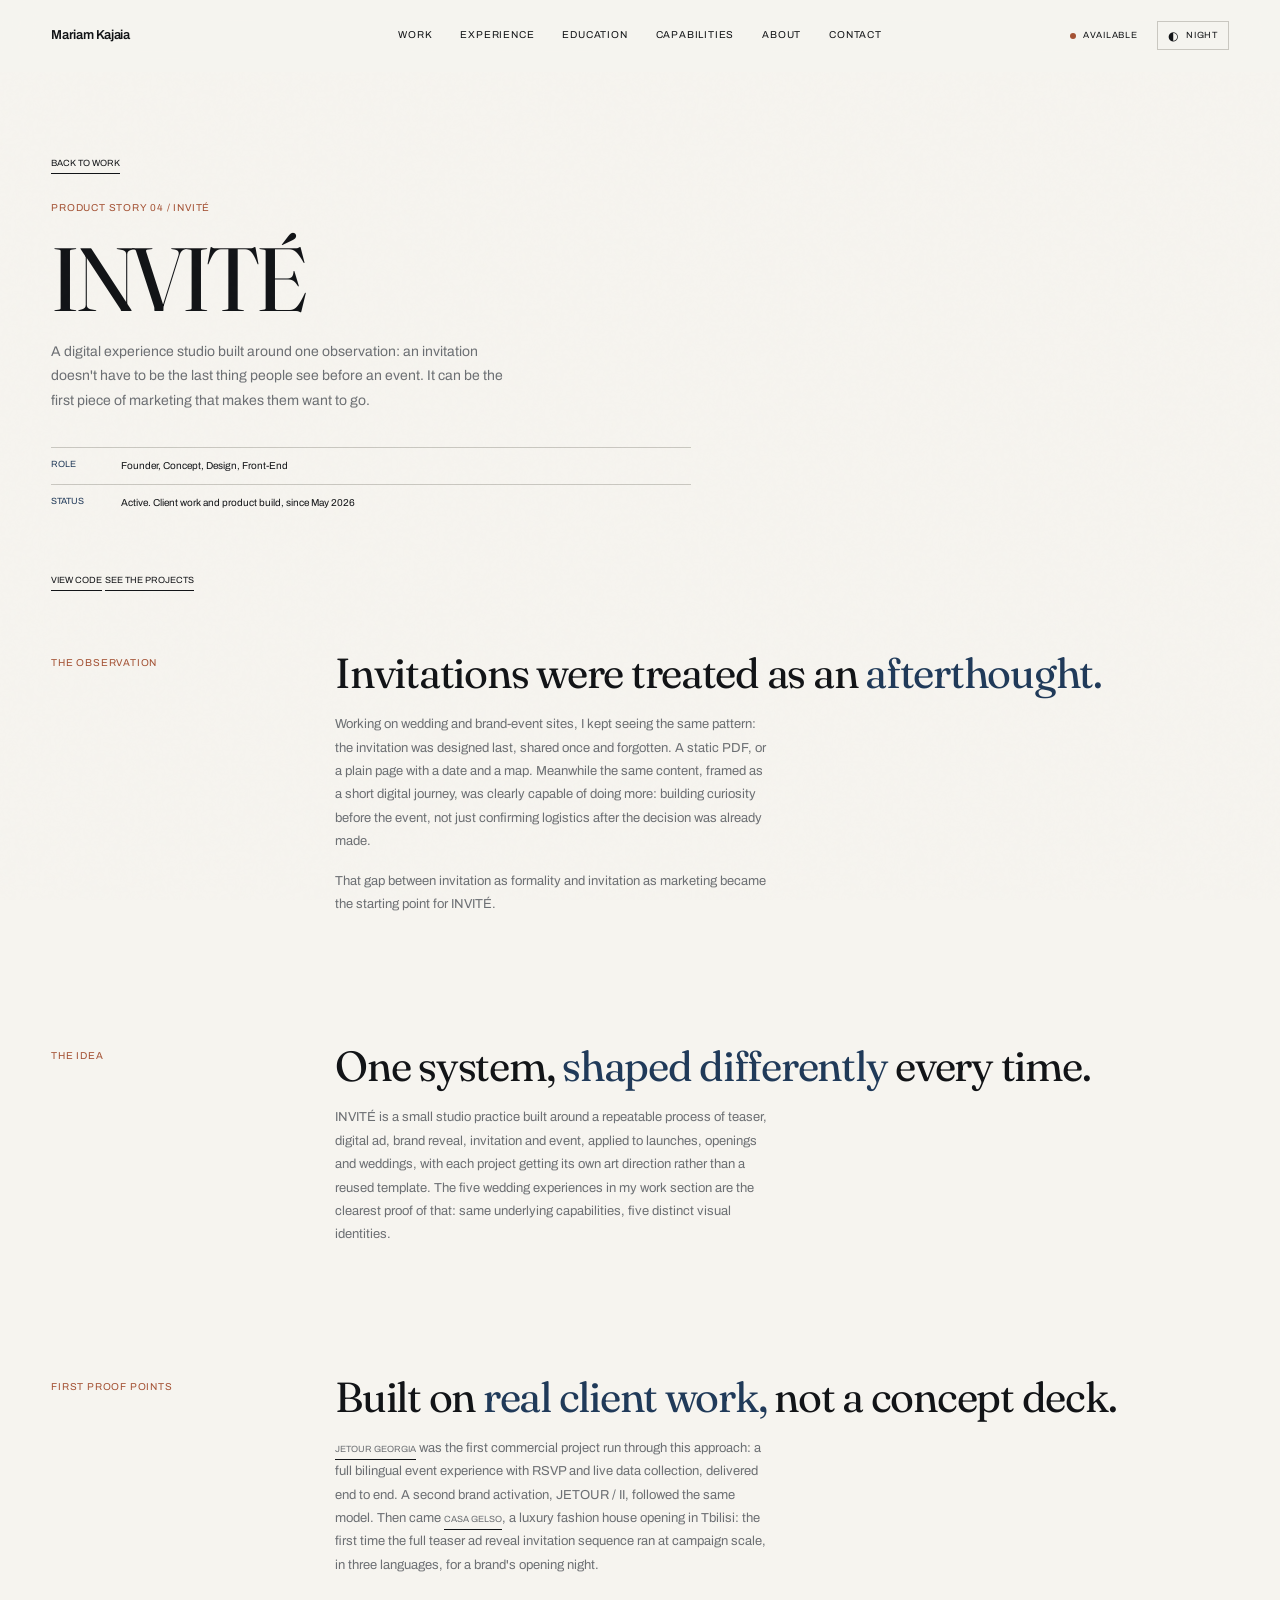
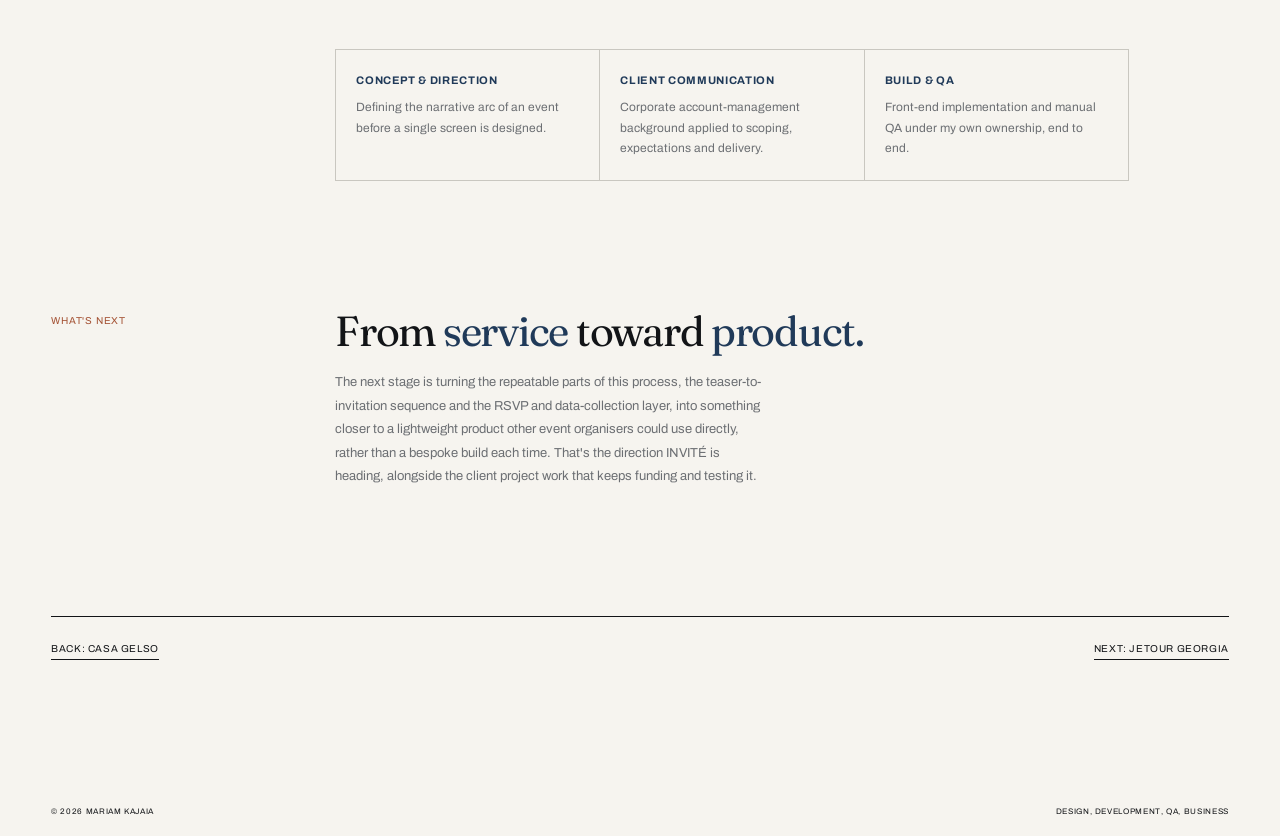
<file: invite.html>
<!doctype html>
<html lang="en">
<head>
  <meta charset="utf-8">
  <meta name="viewport" content="width=device-width, initial-scale=1">
  <meta name="description" content="The story of INVITÉ, a studio turning event invitations into pre-event marketing experiences. By Mariam Kajaia.">
  <title>INVITÉ, Product Story / Mariam Kajaia</title>

  <link rel="preconnect" href="https://fonts.googleapis.com">
  <link rel="preconnect" href="https://fonts.gstatic.com" crossorigin>
  <link href="https://fonts.googleapis.com/css2?family=Archivo:wght@400;500;600&family=Fraunces:opsz,wght@9..144,400;9..144,500&family=Noto+Sans+Georgian:wght@400;500;600&family=Noto+Serif+Georgian:wght@400;500&display=swap" rel="stylesheet">

  <link rel="stylesheet" href="style.css">
</head>

<body>
  <div class="noise" aria-hidden="true"></div>
  <div class="scroll-line" id="scrollLine" aria-hidden="true"></div>

  <nav class="nav" id="nav" aria-label="Primary">
    <a class="nav__name" href="index.html">Mariam Kajaia</a>

    <div class="nav__links">
      <a href="index.html#work"><span>Work</span></a>
      <a href="index.html#experience"><span>Experience</span></a>
      <a href="index.html#education"><span>Education</span></a>
      <a href="index.html#capabilities"><span>Capabilities</span></a>
      <a href="index.html#about"><span>About</span></a>
      <a href="index.html#contact"><span>Contact</span></a>
    </div>

    <div class="nav__right">
      <span class="available"><i></i><span>Available</span></span>
      <button class="theme-toggle" id="themeToggle" type="button" aria-label="Toggle night mode"><span class="theme-icon">◐</span><span class="theme-label">Night</span></button>
      <button class="menu-btn" id="menuBtn" aria-label="Open menu">Menu</button>
    </div>
  </nav>

  <div class="mobile-menu" id="mobileMenu">
    <button class="mobile-menu__close" id="menuClose">Close</button>
    <a href="index.html#work">Work</a>
    <a href="index.html#experience">Experience</a>
    <a href="index.html#education">Education</a>
    <a href="index.html#capabilities">Capabilities</a>
    <a href="index.html#about">About</a>
    <a href="index.html#contact">Contact</a>
  </div>

  <main class="case">
    <header class="case-hero reveal">
      <a class="text-link case-hero__back" href="index.html#work">Back to Work</a>
      <span class="project__number">Product story 04 / INVITÉ</span>
      <h1>INVITÉ</h1>
      <p class="case-hero__dek">
        A digital experience studio built around one observation: an invitation doesn't have to be the last
        thing people see before an event. It can be the first piece of marketing that makes them want to go.
      </p>

      <dl class="project__facts">
        <div><dt>Role</dt><dd>Founder, Concept, Design, Front-End</dd></div>
        <div><dt>Status</dt><dd>Active. Client work and product build, since May 2026</dd></div>
      </dl>

      <div class="project-actions">
        <a class="text-link" href="https://github.com/digitalinvitee/digitalinvite-website" target="_blank" rel="noreferrer">View Code</a>
        <a class="text-link" href="index.html#work">See the projects</a>
      </div>
    </header>

    <section class="case-block reveal">
      <span class="case-block__label">THE OBSERVATION</span>
      <div class="case-block__body">
        <h2>Invitations were treated as an <em>afterthought.</em></h2>
        <p>
          Working on wedding and brand-event sites, I kept seeing the same pattern: the invitation was
          designed last, shared once and forgotten. A static PDF, or a plain page with a date and a map.
          Meanwhile the same content, framed as a short digital journey, was clearly capable of doing more:
          building curiosity before the event, not just confirming logistics after the decision was already made.
        </p>
        <p>
          That gap between invitation as formality and invitation as marketing became the starting point
          for INVITÉ.
        </p>
      </div>
    </section>

    <section class="case-block reveal">
      <span class="case-block__label">THE IDEA</span>
      <div class="case-block__body">
        <h2>One system, <em>shaped differently</em> every time.</h2>
        <p>
          INVITÉ is a small studio practice built around a repeatable process of teaser, digital ad, brand
          reveal, invitation and event, applied to launches, openings and weddings, with each project
          getting its own art direction rather than a reused template. The five wedding experiences in my work section
          are the clearest proof of that: same underlying capabilities, five distinct visual identities.
        </p>
      </div>
    </section>

    <section class="case-block reveal">
      <span class="case-block__label">FIRST PROOF POINTS</span>
      <div class="case-block__body">
        <h2>Built on <em>real client work,</em> not a concept deck.</h2>
        <p>
          <a class="text-link" href="jetour.html" style="margin-top:0">JETOUR Georgia</a> was the first commercial
          project run through this approach: a full bilingual event experience with RSVP and live data
          collection, delivered end to end. A second brand activation, JETOUR / II, followed the same model.
          Then came <a class="text-link" href="casa-gelso.html" style="margin-top:0">Casa Gelso</a>, a luxury
          fashion house opening in Tbilisi: the first time the full teaser ad reveal invitation sequence
          ran at campaign scale, in three languages, for a brand's opening night.
        </p>
      </div>
      <div class="case-feature-grid">
        <article>
          <h3>Concept & Direction</h3>
          <p>Defining the narrative arc of an event before a single screen is designed.</p>
        </article>
        <article>
          <h3>Client Communication</h3>
          <p>Corporate account-management background applied to scoping, expectations and delivery.</p>
        </article>
        <article>
          <h3>Build & QA</h3>
          <p>Front-end implementation and manual QA under my own ownership, end to end.</p>
        </article>
      </div>
    </section>

    <section class="case-block reveal">
      <span class="case-block__label">WHAT'S NEXT</span>
      <div class="case-block__body">
        <h2>From <em>service</em> toward <em>product.</em></h2>
        <p>
          The next stage is turning the repeatable parts of this process, the teaser-to-invitation sequence
          and the RSVP and data-collection layer, into something closer to a lightweight product other event
          organisers could use directly, rather than a bespoke build each time. That's the direction INVITÉ is
          heading, alongside the client project work that keeps funding and testing it.
        </p>
      </div>
    </section>

    <nav class="case-nav reveal">
      <a href="casa-gelso.html">Back: Casa Gelso</a>
      <a href="jetour.html">Next: JETOUR Georgia</a>
    </nav>
  </main>

  <footer class="footer">
    <span>© 2026 Mariam Kajaia</span>
    <span>Design, Development, QA, Business</span>
  </footer>

  <script src="script.js"></script>
</body>
</html>
</file>
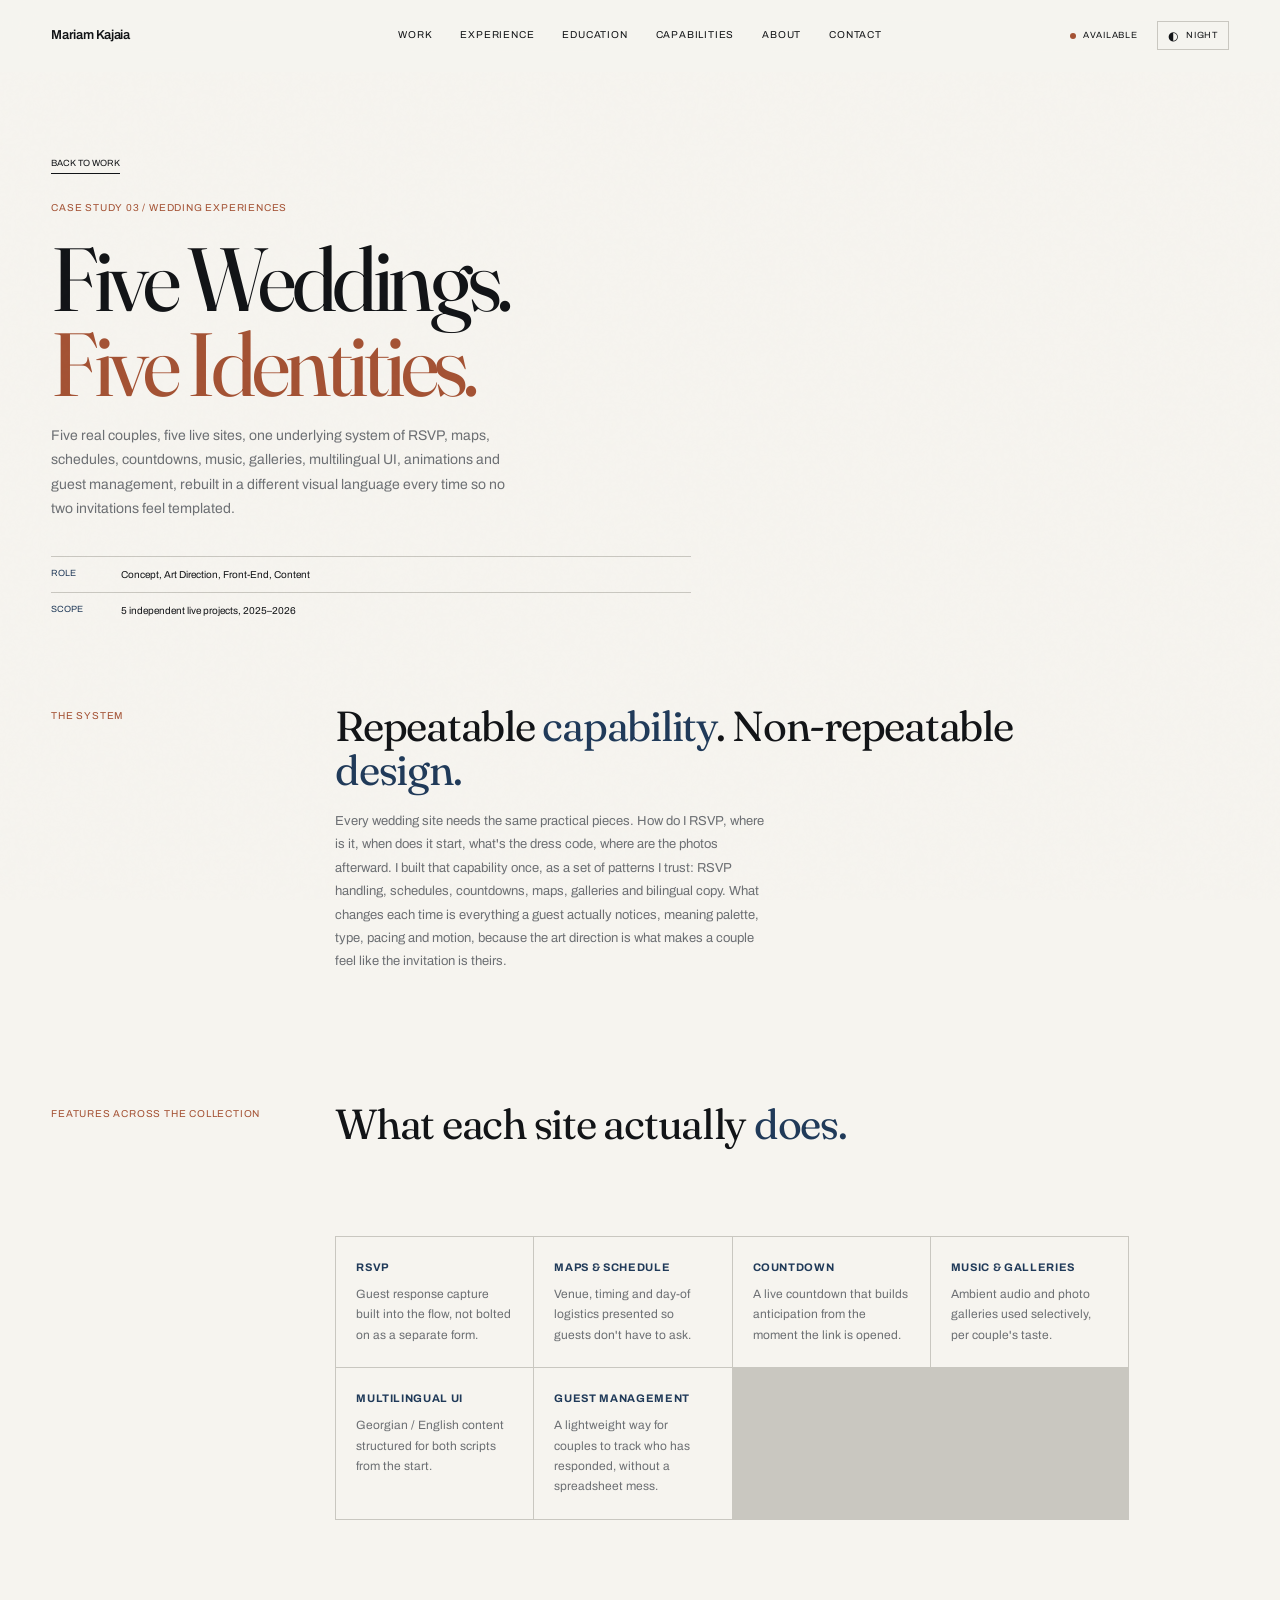
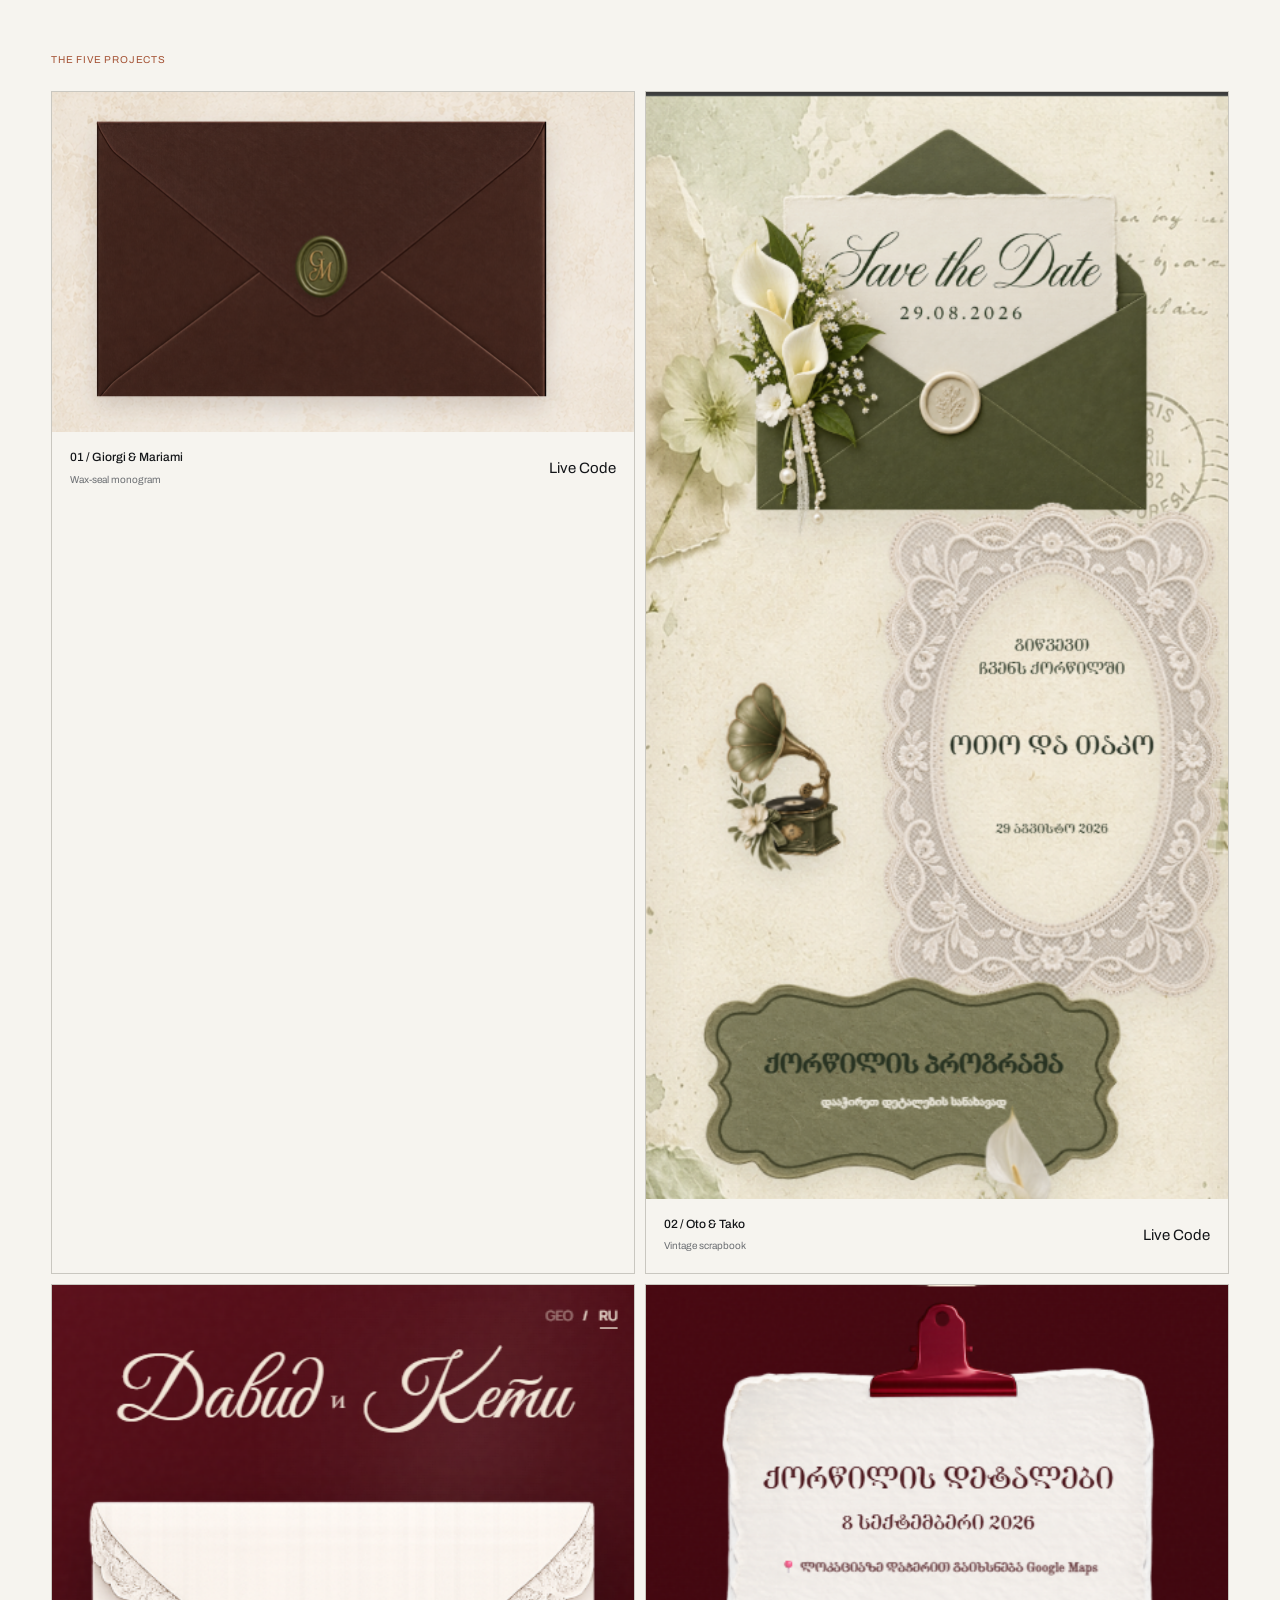
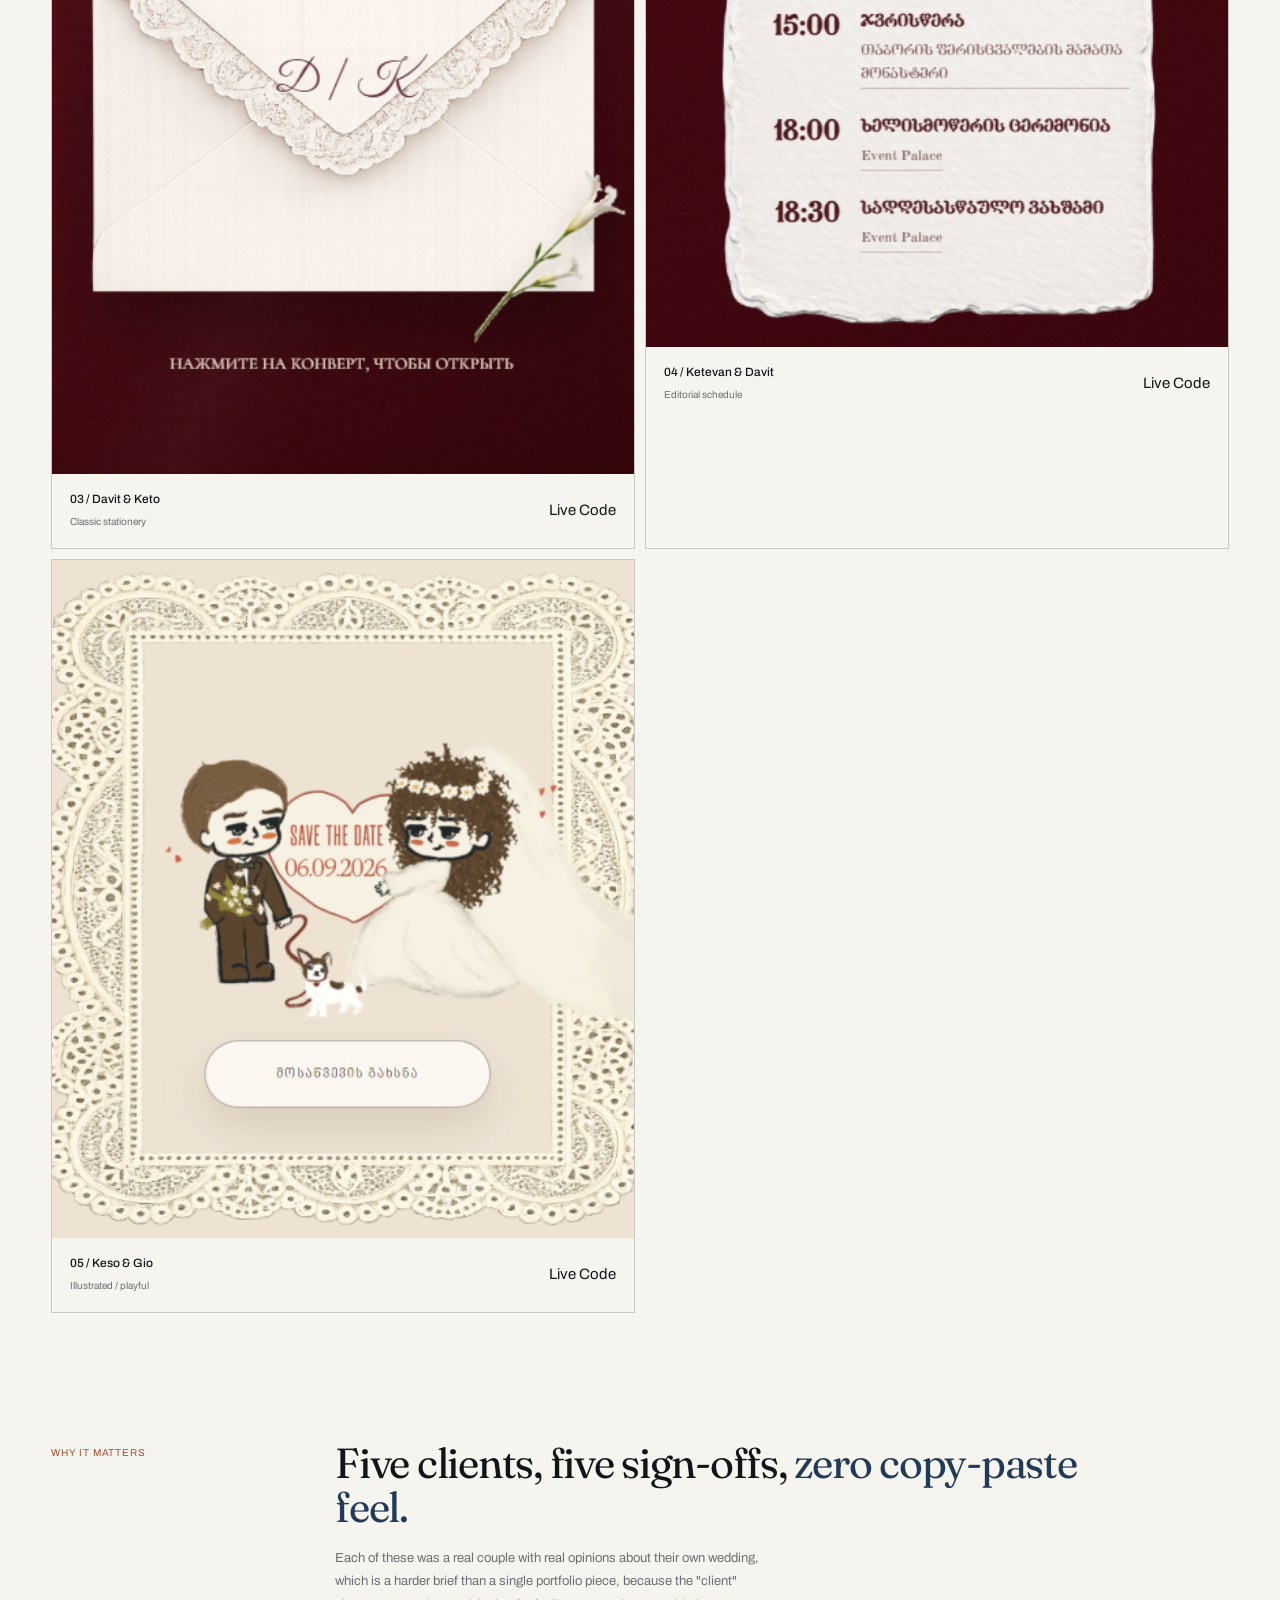
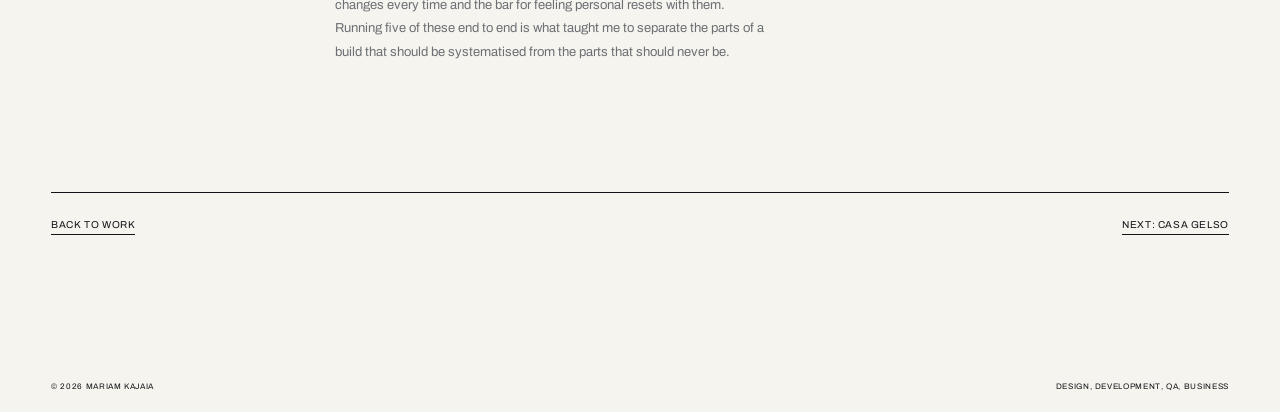
<file: weddings.html>
<!doctype html>
<html lang="en">
<head>
  <meta charset="utf-8">
  <meta name="viewport" content="width=device-width, initial-scale=1">
  <meta name="description" content="Case study: five wedding digital experiences, one system, five distinct visual identities. By Mariam Kajaia.">
  <title>Five Wedding Experiences / Mariam Kajaia</title>

  <link rel="preconnect" href="https://fonts.googleapis.com">
  <link rel="preconnect" href="https://fonts.gstatic.com" crossorigin>
  <link href="https://fonts.googleapis.com/css2?family=Archivo:wght@400;500;600&family=Fraunces:opsz,wght@9..144,400;9..144,500&family=Noto+Sans+Georgian:wght@400;500;600&family=Noto+Serif+Georgian:wght@400;500&display=swap" rel="stylesheet">

  <link rel="stylesheet" href="style.css">
  <style>
    .wed-grid{
      padding:0 var(--gutter);
      margin-bottom:var(--section);
      display:grid;
      grid-template-columns:repeat(2,1fr);
      gap:10px;
    }
    .wed-grid article{
      border:1px solid var(--line);
      overflow:hidden;
    }
    .wed-grid .wed-cover{
      position:relative;
      min-height:340px;
      background:#111;
    }
    .wed-grid .wed-cover img{width:100%;height:100%;min-height:340px;object-fit:cover;display:block}
    .wed-meta{padding:16px 18px;display:flex;justify-content:space-between;align-items:center;gap:14px;flex-wrap:wrap}
    .wed-meta div span{display:block;font-size:12px;font-weight:500}
    .wed-meta div small{font-size:10px;color:var(--muted)}
    .wed-meta .archive-links{gap:14px}
    @media(max-width:640px){.wed-grid{grid-template-columns:1fr}}
  </style>
</head>

<body>
  <div class="noise" aria-hidden="true"></div>
  <div class="scroll-line" id="scrollLine" aria-hidden="true"></div>

  <nav class="nav" id="nav" aria-label="Primary">
    <a class="nav__name" href="index.html">Mariam Kajaia</a>

    <div class="nav__links">
      <a href="index.html#work"><span>Work</span></a>
      <a href="index.html#experience"><span>Experience</span></a>
      <a href="index.html#education"><span>Education</span></a>
      <a href="index.html#capabilities"><span>Capabilities</span></a>
      <a href="index.html#about"><span>About</span></a>
      <a href="index.html#contact"><span>Contact</span></a>
    </div>

    <div class="nav__right">
      <span class="available"><i></i><span>Available</span></span>
      <button class="theme-toggle" id="themeToggle" type="button" aria-label="Toggle night mode"><span class="theme-icon">◐</span><span class="theme-label">Night</span></button>
      <button class="menu-btn" id="menuBtn" aria-label="Open menu">Menu</button>
    </div>
  </nav>

  <div class="mobile-menu" id="mobileMenu">
    <button class="mobile-menu__close" id="menuClose">Close</button>
    <a href="index.html#work">Work</a>
    <a href="index.html#experience">Experience</a>
    <a href="index.html#education">Education</a>
    <a href="index.html#capabilities">Capabilities</a>
    <a href="index.html#about">About</a>
    <a href="index.html#contact">Contact</a>
  </div>

  <main class="case">
    <header class="case-hero reveal">
      <a class="text-link case-hero__back" href="index.html#work">Back to Work</a>
      <span class="project__number">Case study 03 / Wedding experiences</span>
      <h1>Five Weddings.<br><em>Five Identities.</em></h1>
      <p class="case-hero__dek">
        Five real couples, five live sites, one underlying system of RSVP, maps, schedules, countdowns,
        music, galleries, multilingual UI, animations and guest management, rebuilt in a different visual
        language every time so no two invitations feel templated.
      </p>

      <dl class="project__facts">
        <div><dt>Role</dt><dd>Concept, Art Direction, Front-End, Content</dd></div>
        <div><dt>Scope</dt><dd>5 independent live projects, 2025–2026</dd></div>
      </dl>
    </header>

    <section class="case-block reveal">
      <span class="case-block__label">THE SYSTEM</span>
      <div class="case-block__body">
        <h2>Repeatable <em>capability</em>. Non-repeatable <em>design.</em></h2>
        <p>
          Every wedding site needs the same practical pieces. How do I RSVP, where is it, when does it start,
          what's the dress code, where are the photos afterward. I built that capability once, as a set of
          patterns I trust: RSVP handling, schedules, countdowns, maps, galleries and bilingual copy. What
          changes each time is everything a guest actually notices, meaning palette, type, pacing and motion, because
          the art direction is what makes a couple feel like the invitation is theirs.
        </p>
      </div>
    </section>

    <section class="case-block reveal">
      <span class="case-block__label">FEATURES ACROSS THE COLLECTION</span>
      <div class="case-block__body">
        <h2>What each site actually <em>does.</em></h2>
      </div>
      <div class="case-feature-grid">
        <article><h3>RSVP</h3><p>Guest response capture built into the flow, not bolted on as a separate form.</p></article>
        <article><h3>Maps & Schedule</h3><p>Venue, timing and day-of logistics presented so guests don't have to ask.</p></article>
        <article><h3>Countdown</h3><p>A live countdown that builds anticipation from the moment the link is opened.</p></article>
        <article><h3>Music & Galleries</h3><p>Ambient audio and photo galleries used selectively, per couple's taste.</p></article>
        <article><h3>Multilingual UI</h3><p>Georgian / English content structured for both scripts from the start.</p></article>
        <article><h3>Guest Management</h3><p>A lightweight way for couples to track who has responded, without a spreadsheet mess.</p></article>
      </div>
    </section>

    <section class="reveal" style="padding:0 var(--gutter);margin-bottom:24px">
      <span class="case-block__label" style="display:block;margin-bottom:10px">THE FIVE PROJECTS</span>
    </section>

    <div class="wed-grid reveal">
      <article>
        <div class="wed-cover"><img src="assets/aseet3.png" alt="Giorgi and Mariami wedding invitation" loading="lazy"></div>
        <div class="wed-meta">
          <div><span>01 / Giorgi & Mariami</span><small>Wax-seal monogram</small></div>
          <div class="archive-links">
            <a href="https://digitalinvitee.github.io/giorgi-da-mariami/" target="_blank" rel="noreferrer">Live</a>
            <a href="https://github.com/digitalinvitee/giorgi-da-mariami" target="_blank" rel="noreferrer">Code</a>
          </div>
        </div>
      </article>

      <article>
        <div class="wed-cover"><img src="assets/asset2.png" alt="Oto and Tako wedding invitation" loading="lazy"></div>
        <div class="wed-meta">
          <div><span>02 / Oto & Tako</span><small>Vintage scrapbook</small></div>
          <div class="archive-links">
            <a href="https://digitalinvitee.github.io/oto-da-tako/" target="_blank" rel="noreferrer">Live</a>
            <a href="https://github.com/digitalinvitee/oto-da-tako" target="_blank" rel="noreferrer">Code</a>
          </div>
        </div>
      </article>

      <article>
        <div class="wed-cover"><img src="assets/aaset1.png" alt="Davit and Keto wedding invitation" loading="lazy"></div>
        <div class="wed-meta">
          <div><span>03 / Davit & Keto</span><small>Classic stationery</small></div>
          <div class="archive-links">
            <a href="https://digitalinvitee.github.io/davitidaketo/" target="_blank" rel="noreferrer">Live</a>
            <a href="https://github.com/digitalinvitee/davitidaketo" target="_blank" rel="noreferrer">Code</a>
          </div>
        </div>
      </article>

      <article>
        <div class="wed-cover"><img src="assets/asset5.png" alt="Ketevan and Davit wedding invitation" loading="lazy"></div>
        <div class="wed-meta">
          <div><span>04 / Ketevan & Davit</span><small>Editorial schedule</small></div>
          <div class="archive-links">
            <a href="https://digitalinvitee.github.io/ketevananddavit/" target="_blank" rel="noreferrer">Live</a>
            <a href="https://github.com/digitalinvitee/ketevananddavit" target="_blank" rel="noreferrer">Code</a>
          </div>
        </div>
      </article>

      <article>
        <div class="wed-cover"><img src="assets/aseet4.png" alt="Keso and Gio wedding invitation" loading="lazy"></div>
        <div class="wed-meta">
          <div><span>05 / Keso & Gio</span><small>Illustrated / playful</small></div>
          <div class="archive-links">
            <a href="https://digitalinvitee.github.io/keso-and-gio-wedding/" target="_blank" rel="noreferrer">Live</a>
            <a href="https://github.com/digitalinvitee/keso-and-gio-wedding" target="_blank" rel="noreferrer">Code</a>
          </div>
        </div>
      </article>
    </div>

    <section class="case-block reveal">
      <span class="case-block__label">WHY IT MATTERS</span>
      <div class="case-block__body">
        <h2>Five clients, five sign-offs, <em>zero copy-paste feel.</em></h2>
        <p>
          Each of these was a real couple with real opinions about their own wedding, which is a harder brief
          than a single portfolio piece, because the "client" changes every time and the bar for feeling personal
          resets with them. Running five of these end to end is what taught me to separate the parts of a build
          that should be systematised from the parts that should never be.
        </p>
      </div>
    </section>

    <nav class="case-nav reveal">
      <a href="index.html#work">Back to work</a>
      <a href="casa-gelso.html">Next: Casa Gelso</a>
    </nav>
  </main>

  <footer class="footer">
    <span>© 2026 Mariam Kajaia</span>
    <span>Design, Development, QA, Business</span>
  </footer>

  <script src="script.js"></script>
</body>
</html>
</file>
<file: style.css>
/* ==========================================================================
   MARIAM KAJAIA — NEW DIRECTION
   Contemporary European studio / graphic systems / restrained confidence
   ========================================================================== */

:root{
  --bg:#f6f4ef;
  --ink:#121417;
  --navy:#18212d;
  --blue:#203a59;
  --rust:#a45234;
  --sage:#9aa08c;
  --acid:#d8df8e;
  --contact-bg:#c3caa0;
  --line:#c9c7c0;
  --muted:#6c6f73;
  --white:#ffffff;

  --serif:"Fraunces","Noto Serif Georgian",serif;
  --sans:"Archivo","Noto Sans Georgian",sans-serif;

  --gutter:clamp(20px,4vw,64px);
  --section:clamp(90px,10vw,150px);
  --ease:cubic-bezier(.2,.7,.2,1);
}

*{box-sizing:border-box}
html{scroll-behavior:smooth}
body{
  margin:0;
  background:var(--bg);
  color:var(--ink);
  font-family:var(--sans);
  font-size:15px;
  line-height:1.55;
  overflow-x:hidden;
  -webkit-font-smoothing:antialiased;
}
a{color:inherit;text-decoration:none}
button{font:inherit;color:inherit}
::selection{background:var(--acid);color:var(--ink)}

.noise{
  position:fixed;inset:0;z-index:999;pointer-events:none;opacity:.014;
  background-image:url("data:image/svg+xml,%3Csvg viewBox='0 0 180 180' xmlns='http://www.w3.org/2000/svg'%3E%3Cfilter id='n'%3E%3CfeTurbulence type='fractalNoise' baseFrequency='.85' numOctaves='2'/%3E%3C/filter%3E%3Crect width='100%25' height='100%25' filter='url(%23n)'/%3E%3C/svg%3E");
}
.scroll-line{position:fixed;top:0;left:0;height:2px;background:var(--rust);width:0;z-index:1100}

/* NAV */
.nav{
  position:fixed;top:0;left:0;right:0;z-index:1000;
  height:72px;padding:0 var(--gutter);
  display:grid;grid-template-columns:1fr auto 1fr;align-items:center;
  background:rgba(246,244,239,.9);
  backdrop-filter:blur(16px);
  border-bottom:1px solid transparent;
}
.nav.is-scrolled{border-color:var(--line)}
.nav__name{font-size:13px;font-weight:600;letter-spacing:-.02em}
.nav__links{display:flex;gap:28px;font-size:10px;text-transform:uppercase;letter-spacing:.08em}
.nav__links a{padding:4px 0;border-bottom:1px solid transparent}
.nav__links a:hover{border-color:var(--ink)}
.nav__right{justify-self:end;display:flex;gap:20px;align-items:center}
.available{display:flex;gap:7px;align-items:center;font-size:9px;text-transform:uppercase;letter-spacing:.08em}
.available i{width:6px;height:6px;background:var(--rust);border-radius:50%}
.language{display:flex;gap:5px;font-size:9px}
.language button{border:0;background:none;opacity:.4;padding:0;cursor:pointer}
.language button.is-active{opacity:1}
.menu-btn{display:none;background:none;border:0;font-size:10px;text-transform:uppercase}
.mobile-menu{display:none}

/* HERO */
.hero{
  min-height:100svh;
  padding:115px var(--gutter) 34px;
  display:flex;flex-direction:column;justify-content:space-between;
}
.hero__micro{
  display:flex;justify-content:space-between;
  font-size:9px;letter-spacing:.11em;text-transform:uppercase;color:var(--muted);
}
.hero__layout{
  display:grid;
  grid-template-columns:minmax(0,1.65fr) minmax(260px,.52fr);
  gap:6vw;
  align-items:center;
}
.hero__role{
  margin:0 0 18px;
  font-size:11px;
  text-transform:uppercase;
  letter-spacing:.08em;
  color:var(--blue);
}
.hero h1{
  margin:0;
  max-width:9.6ch;
  font-family:var(--serif);
  font-weight:400;
  font-size:clamp(64px,8.8vw,132px);
  line-height:.86;
  letter-spacing:-.055em;
  font-variation-settings:"opsz" 110;
}
.hero h1 em{
  color:var(--rust);
  font-style:normal;
  font-weight:400;
}
.hero__bottom{
  display:grid;grid-template-columns:1fr auto;gap:30px;
  max-width:930px;
  margin-top:34px;
  padding-top:14px;
  border-top:2px solid var(--ink);
}
.hero__bottom p{margin:0;max-width:54ch;font-size:12px;line-height:1.7;color:var(--muted)}
.hero__links{display:flex;gap:18px;align-items:end}
.hero__links a{font-size:9px;text-transform:uppercase;letter-spacing:.08em}
.hero__links a:hover{color:var(--rust)}

.hero__portrait{margin:0}
.portrait-art{
  aspect-ratio:4/5;
  background:var(--navy);
  color:var(--white);
  position:relative;overflow:hidden;
}
.portrait-art::before{
  content:"";
  position:absolute;
  width:72%;aspect-ratio:1;
  background:var(--acid);
  border-radius:50%;
  right:-20%;top:8%;
}
.portrait-art::after{
  content:"";
  position:absolute;
  width:110%;height:1px;
  background:rgba(255,255,255,.35);
  transform:rotate(-33deg);
  left:-5%;bottom:34%;
}
.portrait-art__label{
  position:absolute;left:18px;bottom:18px;z-index:2;
  font-size:10px;letter-spacing:.12em;
}
.portrait-art__line{display:none}
.hero__portrait figcaption{margin-top:8px;font-size:9px;color:var(--muted)}
.hero__status{
  border-top:1px solid var(--line);
  padding-top:12px;
  display:flex;justify-content:space-between;
  font-size:9px;text-transform:uppercase;letter-spacing:.08em;
}

/* SECTION INTRO */
.section-intro{
  padding:var(--section) var(--gutter) 70px;
  display:grid;
  grid-template-columns:60px 1.15fr .5fr;
  gap:4vw;
  align-items:end;
}
.section-index{
  font-size:12px;font-weight:600;color:var(--rust);
}
.section-kicker{
  margin:0 0 14px;
  font-size:10px;text-transform:uppercase;letter-spacing:.08em;color:var(--blue);
}
.section-intro h2{
  margin:0;
  max-width:10.5ch;
  font-family:var(--serif);
  font-size:clamp(50px,6.5vw,92px);
  line-height:.91;
  font-weight:400;
  letter-spacing:-.05em;
}
.section-intro h2 em{font-style:normal;color:var(--blue)}
.section-note{margin:0;font-size:12px;line-height:1.65;color:var(--muted)}

/* PROJECTS */
.project{
  padding:0 var(--gutter) 130px;
  display:grid;
  grid-template-columns:minmax(0,1.25fr) minmax(320px,.75fr);
  gap:5.5vw;
  align-items:center;
}
.project--jetour{grid-template-columns:minmax(320px,.75fr) minmax(0,1.25fr)}
.project__copy{max-width:520px}
.project__number{
  display:block;margin-bottom:18px;
  font-size:10px;text-transform:uppercase;letter-spacing:.08em;color:var(--rust)
}
.project h3,.weddings h3{
  margin:0 0 20px;
  font-family:var(--serif);
  font-size:clamp(42px,5vw,68px);
  line-height:.92;
  font-weight:400;
  letter-spacing:-.05em;
}
.project h3 em,.weddings h3 em{font-style:normal;color:var(--blue)}
.project__copy>p{margin:0;font-size:12px;line-height:1.75;color:var(--muted);max-width:48ch}
.project__facts{margin-top:28px}
.project__facts div{display:grid;grid-template-columns:70px 1fr;border-top:1px solid var(--line);padding:10px 0}
.project__facts dt{font-size:9px;text-transform:uppercase;color:var(--blue)}
.project__facts dd{margin:0;font-size:10px}
.text-link{display:inline-block;margin-top:24px;font-size:9px;text-transform:uppercase;border-bottom:1px solid var(--ink);padding-bottom:2px}

/* NEW VISUAL LANGUAGE */
.launch-canvas{
  min-height:620px;
  position:relative;
  overflow:hidden;
  background:#d9d5ca;
  color:var(--ink);
  border:1px solid var(--line);
}
.launch-canvas__date{
  position:absolute;left:22px;top:18px;
  font:500 clamp(64px,7vw,104px)/1 var(--serif);
  color:var(--navy);
}
.launch-canvas__meta{
  position:absolute;right:20px;top:18px;
  font-size:8px;letter-spacing:.1em;text-transform:uppercase;
}
.launch-frame{
  position:absolute;
  width:28%;height:55%;
  border:2px solid var(--ink);
  background:var(--white);
  display:flex;flex-direction:column;justify-content:space-between;
  padding:14px;
  box-shadow:none;
}
.launch-frame::after{display:none}
.launch-frame small{font-size:8px}
.launch-frame strong{font-family:var(--sans);font-size:13px;letter-spacing:.05em}
.launch-frame span{font-size:8px;text-transform:uppercase;color:var(--muted)}
.frame--1{left:10%;bottom:9%;background:var(--acid);transform:none}
.frame--2{left:36%;bottom:19%;background:var(--navy);color:var(--white);transform:none}
.frame--3{left:62%;bottom:7%;background:var(--rust);color:var(--white);transform:none}
.launch-path{
  position:absolute;left:22px;bottom:18px;
  font-size:8px;letter-spacing:.08em;
}

.jetour-canvas{
  min-height:620px;
  background:#111820;
  color:white;
  display:flex;flex-direction:column;justify-content:center;align-items:flex-start;
  padding:9%;
  position:relative;
}
.jetour-canvas::after{
  content:"";
  position:absolute;right:8%;top:12%;
  width:26%;aspect-ratio:1;
  border:1px solid rgba(255,255,255,.24);
}
.jetour-canvas__top{font-size:8px;letter-spacing:.15em}
.jetour-canvas>strong{
  font-family:var(--sans);
  font-size:clamp(80px,10vw,150px);
  font-weight:600;
  letter-spacing:-.08em;
  line-height:.85;
}
.jetour-canvas__features{font-size:8px;letter-spacing:.12em;margin-top:18px}
.jetour-canvas__window{
  position:absolute;right:7%;bottom:8%;
  width:31%;aspect-ratio:4/5;
  background:var(--acid);
  color:var(--ink);
  padding:14px;
  display:flex;flex-direction:column;justify-content:space-between;
}
.jetour-canvas__window span,.jetour-canvas__window small{font-size:7px}
.jetour-canvas__window b{font-family:var(--serif);font-size:36px;font-weight:400}

/* WEDDINGS */
.weddings{padding:10px var(--gutter) 140px}
.weddings__intro{
  display:grid;grid-template-columns:.4fr 1fr .55fr;gap:40px;align-items:end;margin-bottom:42px
}
.weddings__intro p{margin:0;font-size:12px;color:var(--muted)}
.weddings__gallery{
  min-height:520px;
  display:grid;
  grid-template-columns:1.05fr .8fr 1.15fr .9fr 1fr;
  gap:8px;
}
.wedding-tile{
  padding:14px;
  display:flex;flex-direction:column;justify-content:space-between;
  border:1px solid var(--line);
  transition:transform .3s ease;
}
.wedding-tile:hover{transform:scale(.985)}
.wedding-tile span,.wedding-tile small{font-size:8px}
.wedding-tile b{align-self:flex-start;font-family:var(--serif);font-size:42px;font-weight:400}
.wedding-tile--a{background:#f0ebe1}
.wedding-tile--b{background:#1f2c3b;color:white}
.wedding-tile--c{background:#d7d0b7}
.wedding-tile--d{background:#9ca18d}
.wedding-tile--e{background:#b45c3d;color:white}
.weddings__bottom{
  border-top:1px solid var(--ink);
  padding-top:12px;margin-top:12px;
  display:flex;justify-content:space-between;gap:20px
}
.weddings__bottom p{margin:0;font-size:9px;color:var(--muted)}

/* INVITE */
.invite-canvas{
  min-height:600px;
  background:#ece8df;
  position:relative;
  padding:7%;
  display:flex;flex-direction:column;justify-content:center;
  border:1px solid var(--line);
}
.invite-canvas__micro{
  position:absolute;top:20px;left:20px;
  font-size:8px;letter-spacing:.1em;color:var(--blue)
}
.invite-canvas strong{
  font-family:var(--serif);
  font-size:clamp(90px,11vw,160px);
  font-weight:400;
  letter-spacing:-.07em;
  color:var(--navy)
}
.invite-canvas__line{height:10px;background:var(--acid);width:34%;margin:24px 0}
.invite-canvas p{font-size:8px;letter-spacing:.1em}

/* QUIET SECTIONS */
.quiet-section{padding:var(--section) var(--gutter)}
.quiet-section__head{display:grid;grid-template-columns:60px 1fr;margin-bottom:50px}
.quiet-section__head p{margin:0;font-size:10px;text-transform:uppercase;letter-spacing:.08em}

.experience{
  background:#f8f7f3;
  color:var(--ink);
  border-top:2px solid var(--ink);
  border-bottom:2px solid var(--ink);
}
.experience .section-index{color:var(--rust)}
.experience-row{
  display:grid;grid-template-columns:.3fr .8fr 1fr;gap:35px;
  padding:28px 0;border-top:1px solid var(--line)
}
.experience-row__date{font-size:9px;color:var(--rust)}
.experience-row h3{margin:0;font-family:var(--sans);font-size:18px;font-weight:500}
.experience-row b{font-size:10px}
.experience-row p{margin:6px 0 0;font-size:11px;color:var(--muted)}

.capabilities{
  background:var(--navy);
  color:white;
}
.capabilities .section-index{color:var(--acid)}
.capabilities__grid{display:grid;grid-template-columns:repeat(4,1fr)}
.capabilities__grid article{
  border-right:1px solid rgba(255,255,255,.18);
  padding:0 22px;
}
.capabilities__grid article:first-child{padding-left:0}
.capabilities__grid h3{font-family:var(--serif);font-size:30px;font-weight:400;margin:0 0 16px}
.capabilities__grid p{margin:0;font-size:10px;line-height:2;color:#d5dae1}
.ai-note{
  margin-top:65px;padding-top:16px;border-top:1px solid rgba(255,255,255,.2);
  display:grid;grid-template-columns:200px 1fr;gap:25px
}
.ai-note span{font-size:8px;color:var(--acid)}
.ai-note p{margin:0;font-size:10px;color:#d5dae1;max-width:75ch}

/* ABOUT */
.about{
  padding:var(--section) var(--gutter);
  display:grid;grid-template-columns:60px 1fr .6fr;gap:4vw;
}
.about__title>p{margin:0 0 16px;font-size:10px;color:var(--blue)}
.about h2{
  margin:0;
  font-family:var(--serif);
  font-size:clamp(52px,6.5vw,92px);
  line-height:.91;
  font-weight:400;
  letter-spacing:-.05em;
}
.about h2 em{font-style:normal;color:var(--rust)}
.about__copy{align-self:end}
.about__copy p{margin:0 0 22px;font-size:12px;line-height:1.8;color:var(--muted)}

/* CONTACT */
.contact{
  min-height:88svh;
  background:var(--contact-bg);
  color:var(--ink);
  padding:90px var(--gutter) 45px;
  display:flex;flex-direction:column;justify-content:center;
}
.contact__eyebrow{font-size:10px;letter-spacing:.1em;font-weight:600}
.contact h2{
  margin:30px 0 44px;
  font-family:var(--serif);
  font-size:clamp(70px,10vw,148px);
  line-height:.86;
  font-weight:400;
  letter-spacing:-.055em;
}
.contact h2 em{font-style:normal;color:var(--blue)}
.contact__bottom{
  border-top:2px solid var(--ink);
  padding-top:22px;
  display:flex;justify-content:space-between;align-items:flex-start;gap:25px;
  flex-wrap:wrap;
}
.contact__bottom p{margin:0 0 4px;font-size:12px}
.contact__links{display:flex;gap:12px;flex-wrap:wrap}
.contact__links a{
  display:inline-block;
  font-size:13px;
  font-weight:600;
  text-transform:uppercase;
  letter-spacing:.03em;
  background:var(--ink);
  color:var(--contact-bg);
  padding:11px 18px;
  border-radius:2px;
  transition:background .2s,color .2s,transform .2s;
}
.contact__links a:hover{
  background:var(--navy);
  transform:translateY(-1px);
}

.footer{
  display:flex;justify-content:space-between;
  padding:18px var(--gutter);
  font-size:8px;text-transform:uppercase;letter-spacing:.08em
}

/* ARCHIVE */
.archive{
  margin:0 var(--gutter) var(--section);
  border-top:1px solid var(--ink);
  padding-top:14px
}
.archive>span{font-size:9px;color:var(--rust)}
.archive__row{display:grid;grid-template-columns:.4fr .8fr 1fr;gap:20px;padding:16px 0;border-bottom:1px solid var(--line)}
.archive__row b{font-family:var(--serif);font-size:24px;font-weight:400}
.archive__row small,.archive__row span{font-size:10px;color:var(--muted)}

/* MOTION */
.reveal{opacity:0;transform:translateY(16px);transition:opacity .7s var(--ease),transform .7s var(--ease)}
.reveal.is-visible{opacity:1;transform:none}

/* RESPONSIVE */
@media(max-width:980px){
  .nav{grid-template-columns:1fr auto}.nav__links,.available{display:none}.menu-btn{display:block}
  .mobile-menu{
    display:flex;position:fixed;inset:0;z-index:1200;background:var(--navy);color:white;
    flex-direction:column;justify-content:center;padding:30px;transform:translateY(-100%);transition:.4s
  }
  .mobile-menu.is-open{transform:none}
  .mobile-menu a{font-family:var(--serif);font-size:52px;border-top:1px solid rgba(255,255,255,.2);padding:8px 0}
  .mobile-menu__close{position:absolute;top:20px;right:20px;border:0;background:none;color:white;font-size:10px}
  .hero__layout{grid-template-columns:1fr}.hero__portrait{width:min(340px,50vw)}
  .section-intro{grid-template-columns:50px 1fr}.section-note{grid-column:2}
  .project,.project--jetour{grid-template-columns:1fr}
  .project--jetour .project__copy{order:2}.project--jetour .project__visual{order:1}
  .weddings__intro{grid-template-columns:1fr}
  .weddings__gallery{grid-template-columns:repeat(5,210px);overflow-x:auto;min-height:390px}
  .experience-row{grid-template-columns:120px 1fr}.experience-row>div{grid-column:2}
  .capabilities__grid{grid-template-columns:repeat(2,1fr)}
  .about{grid-template-columns:50px 1fr}.about__copy{grid-column:2}
}
@media(max-width:640px){
  :root{--gutter:20px}
  .nav{height:64px}.hero{padding-top:92px}.hero__micro span:last-child{display:none}
  .hero h1{font-size:56px}.hero__bottom{grid-template-columns:1fr}
  .hero__status{flex-direction:column}.hero__portrait{width:68vw}
  .section-intro{grid-template-columns:30px 1fr;padding-top:80px;padding-bottom:50px}
  .section-intro h2{font-size:46px}
  .project{padding-bottom:90px}.launch-canvas,.jetour-canvas,.invite-canvas{min-height:420px}
  .launch-frame{width:32%}.frame--1{left:2%}.frame--2{left:34%}.frame--3{left:66%}
  .weddings__gallery{grid-template-columns:repeat(5,180px);min-height:340px}
  .weddings__bottom{flex-direction:column;align-items:flex-start}
  .experience-row{grid-template-columns:1fr}.experience-row>div{grid-column:auto}
  .capabilities__grid{grid-template-columns:1fr}.capabilities__grid article{padding:18px 0;border-right:0;border-top:1px solid rgba(255,255,255,.15)}
  .ai-note{grid-template-columns:1fr}.about{grid-template-columns:1fr}.about__copy{grid-column:auto}
  .contact__bottom{flex-direction:column}.contact__links{flex-wrap:wrap}.footer{flex-direction:column;gap:5px}
}
@media(prefers-reduced-motion:reduce){.reveal{opacity:1;transform:none;transition:none}}


/* ==========================================================================
   NIGHT MODE + EDUCATION / LEARNING
   ========================================================================== */

.theme-toggle{
  display:inline-flex;
  align-items:center;
  gap:7px;
  border:1px solid var(--line);
  background:transparent;
  padding:7px 10px;
  font-size:9px;
  text-transform:uppercase;
  letter-spacing:.08em;
  cursor:pointer;
  transition:background .25s,color .25s,border-color .25s;
}
.theme-toggle:hover{
  background:var(--ink);
  color:var(--bg);
}
.theme-icon{
  font-size:12px;
  line-height:1;
}

.education{
  background:#ebe7de;
  color:var(--ink);
  border-bottom:1px solid var(--line);
}
.education .section-index{color:var(--blue)}

.education-row{
  display:grid;
  grid-template-columns:.28fr .8fr 1fr;
  gap:35px;
  padding:28px 0;
  border-top:1px solid var(--line);
}
.education-row__date{
  font-size:9px;
  letter-spacing:.08em;
  color:var(--rust);
}
.education-row h3{
  margin:0 0 6px;
  font-family:var(--sans);
  font-size:18px;
  font-weight:500;
}
.education-row b{
  font-size:10px;
  font-weight:500;
}
.education-row>p{
  margin:0;
  font-size:11px;
  line-height:1.7;
  color:var(--muted);
  max-width:65ch;
}

.learning-note{
  display:grid;
  grid-template-columns:200px 1fr;
  gap:25px;
  margin-top:18px;
  padding-top:16px;
  border-top:1px solid rgba(255,255,255,.2);
}
.learning-note span{
  font-size:8px;
  color:var(--acid);
}
.learning-note p{
  margin:0;
  font-size:10px;
  line-height:1.7;
  color:#d5dae1;
}

/* Actual night theme */
html[data-theme="dark"]{
  --bg:#101418;
  --ink:#f1efe9;
  --navy:#0c1117;
  --blue:#8ea9c2;
  --rust:#c46f50;
  --sage:#78806f;
  --acid:#d5dc84;
  --contact-bg:#3a4130;
  --line:#32383d;
  --muted:#a0a5aa;
  --white:#f4f2eb;
}

html[data-theme="dark"] body{
  background:#101418;
  color:#f1efe9;
}

html[data-theme="dark"] .nav{
  background:rgba(16,20,24,.9);
}

html[data-theme="dark"] .portrait-art{
  background:#0a0f14;
}

html[data-theme="dark"] .launch-canvas{
  background:#1c2227;
  border-color:#32383d;
}
html[data-theme="dark"] .launch-frame{
  border-color:#f1efe9;
}
html[data-theme="dark"] .frame--1{
  background:#d5dc84;
  color:#111418;
}
html[data-theme="dark"] .frame--2{
  background:#132032;
}
html[data-theme="dark"] .frame--3{
  background:#a85a40;
}

html[data-theme="dark"] .invite-canvas{
  background:#181d21;
  border-color:#32383d;
}
html[data-theme="dark"] .invite-canvas strong{
  color:#f1efe9;
}

html[data-theme="dark"] .wedding-tile--a{background:#242a2f}
html[data-theme="dark"] .wedding-tile--b{background:#162333}
html[data-theme="dark"] .wedding-tile--c{background:#3a3d31}
html[data-theme="dark"] .wedding-tile--d{background:#41493f}
html[data-theme="dark"] .wedding-tile--e{background:#6d3d2f}

html[data-theme="dark"] .experience{
  background:#11161b;
  border-color:#f1efe9;
}
html[data-theme="dark"] .education{
  background:#171c21;
}
html[data-theme="dark"] .capabilities{
  background:#0c1116;
}
html[data-theme="dark"] .about{
  background:#101418;
}
html[data-theme="dark"] .archive{
  border-color:#f1efe9;
}
html[data-theme="dark"] .footer{
  background:#0d1115;
}

html[data-theme="dark"] .theme-toggle{
  border-color:#3a4249;
}
html[data-theme="dark"] .theme-toggle:hover{
  background:#f1efe9;
  color:#101418;
}

@media(max-width:980px){
  .education-row{
    grid-template-columns:120px 1fr;
  }
  .education-row>p{
    grid-column:2;
  }
}
@media(max-width:640px){
  .education-row{
    grid-template-columns:1fr;
    gap:8px;
  }
  .education-row>p{
    grid-column:auto;
  }
  .learning-note{
    grid-template-columns:1fr;
  }
  .theme-toggle .theme-label{
    display:none;
  }
}

/* ==========================================================================
   CASE STUDY PAGES (jetour / invite / weddings)
   ========================================================================== */

.case{padding:0 0 var(--section)}
.case-hero{
  padding:150px var(--gutter) 60px;
  max-width:980px;
}
.case-hero__back{margin-top:0;margin-bottom:26px}
.case-hero h1{
  margin:22px 0 18px;
  max-width:14ch;
  font-family:var(--serif);
  font-weight:400;
  font-size:clamp(46px,7vw,92px);
  line-height:.94;
  letter-spacing:-.05em;
}
.case-hero h1 em{color:var(--rust);font-style:normal}
.case-hero__dek{
  margin:0 0 34px;
  max-width:58ch;
  font-size:14px;
  line-height:1.75;
  color:var(--muted);
}
.case-hero .project__facts{
  max-width:640px;
  margin-top:0;
}
.case-hero .project-actions{margin-top:30px}

.case-cover{
  margin:0 var(--gutter) var(--section);
  border:1px solid var(--line);
  overflow:hidden;
  min-height:420px;
  background:#111820;
}
.case-cover img{width:100%;height:100%;min-height:420px;object-fit:cover;display:block}

.case-block{
  padding:0 var(--gutter);
  margin-bottom:var(--section);
  display:grid;
  grid-template-columns:minmax(120px,220px) minmax(0,1fr);
  gap:clamp(20px,5vw,64px);
  max-width:1180px;
}
.case-block__label{
  font-size:10px;
  text-transform:uppercase;
  letter-spacing:.08em;
  color:var(--rust);
  padding-top:4px;
}
.case-block__body h2{
  margin:0 0 18px;
  font-family:var(--serif);
  font-weight:400;
  font-size:clamp(28px,3.4vw,42px);
  line-height:1.05;
  letter-spacing:-.03em;
}
.case-block__body h2 em{color:var(--blue);font-style:normal}
.case-block__body p{
  margin:0 0 16px;
  max-width:62ch;
  font-size:13px;
  line-height:1.8;
  color:var(--muted);
}
.case-block__body p:last-child{margin-bottom:0}

.case-feature-grid{
  grid-column:2;
  display:grid;
  grid-template-columns:repeat(auto-fit,minmax(170px,1fr));
  gap:1px;
  background:var(--line);
  border:1px solid var(--line);
  margin-top:8px;
}
.case-feature-grid article{
  background:var(--bg);
  padding:22px 20px;
}
.case-feature-grid h3{
  margin:0 0 8px;
  font-size:11px;
  text-transform:uppercase;
  letter-spacing:.06em;
  color:var(--blue);
}
.case-feature-grid p{margin:0;font-size:12px;line-height:1.7;color:var(--muted)}

.case-gallery{
  padding:0 var(--gutter);
  margin-bottom:var(--section);
  display:grid;
  grid-template-columns:repeat(3,1fr);
  gap:8px;
}
.case-gallery figure{margin:0;border:1px solid var(--line);overflow:hidden;background:#111}
.case-gallery img{width:100%;height:100%;aspect-ratio:4/5;object-fit:cover;display:block}
.case-gallery figcaption{
  padding:10px 12px;
  font-size:9px;
  text-transform:uppercase;
  letter-spacing:.06em;
  color:var(--muted);
  border-top:1px solid var(--line);
  background:var(--bg);
}

.case-quote{
  margin:0 var(--gutter) var(--section);
  max-width:760px;
  padding:34px var(--gutter) 34px 0;
  border-top:2px solid var(--ink);
}
.case-quote p{
  margin:0;
  font-family:var(--serif);
  font-weight:400;
  font-size:clamp(22px,2.6vw,30px);
  line-height:1.3;
  letter-spacing:-.02em;
}
.case-quote cite{
  display:block;
  margin-top:14px;
  font-style:normal;
  font-size:10px;
  text-transform:uppercase;
  letter-spacing:.08em;
  color:var(--muted);
}

.case-nav{
  margin:0 var(--gutter);
  padding-top:24px;
  border-top:1px solid var(--ink);
  display:flex;
  justify-content:space-between;
  gap:20px;
  flex-wrap:wrap;
}
.case-nav a{font-size:10px;text-transform:uppercase;letter-spacing:.06em;border-bottom:1px solid currentColor;padding-bottom:2px}

@media(max-width:980px){
  .case-hero{padding-top:110px}
  .case-block{grid-template-columns:1fr;gap:14px}
  .case-feature-grid{grid-column:1;grid-template-columns:1fr 1fr}
  .case-gallery{grid-template-columns:1fr 1fr}
}
@media(max-width:640px){
  .case-feature-grid{grid-template-columns:1fr}
  .case-gallery{grid-template-columns:1fr}
  .case-cover,.case-cover img{min-height:280px}
}

html[data-theme="dark"] .case-feature-grid article{background:#101418}
html[data-theme="dark"] .case-gallery figcaption{background:#101418}
html[data-theme="dark"] .case-cover{border-color:#32383d}
html[data-theme="dark"] .case-gallery figure{border-color:#32383d}

/* ==========================================================================
   PROOF BAND — credibility strip under the hero
   ========================================================================== */

.proof-band{
  display:grid;
  grid-template-columns:repeat(4,1fr);
  border-top:1px solid var(--line);
  border-bottom:1px solid var(--line);
  margin:0 var(--gutter);
}
.proof-band div{
  padding:26px 22px 24px;
  border-right:1px solid var(--line);
}
.proof-band div:first-child{padding-left:0}
.proof-band div:last-child{border-right:0}
.proof-band b{
  display:block;
  font-family:var(--serif);
  font-weight:400;
  font-size:clamp(32px,3.4vw,44px);
  line-height:1;
  letter-spacing:-.04em;
}
.proof-band span{
  display:block;
  margin-top:10px;
  font-size:10px;
  line-height:1.6;
  color:var(--muted);
  max-width:26ch;
}

/* ==========================================================================
   MONOGRAM CARD — hero identity block (swap for a photo when ready)
   ========================================================================== */

.monogram{
  position:relative;
  aspect-ratio:4/5;
  border:1px solid var(--line);
  background:var(--navy);
  color:var(--white);
  padding:22px;
  display:flex;
  flex-direction:column;
  justify-content:space-between;
  overflow:hidden;
}
.monogram::after{
  content:"";
  position:absolute;
  right:-14%;
  bottom:-18%;
  width:62%;
  aspect-ratio:1;
  border:1px solid rgba(255,255,255,.16);
  border-radius:50%;
}
.monogram__top,.monogram__base{
  position:relative;
  z-index:2;
  display:flex;
  justify-content:space-between;
  gap:12px;
  font-size:8px;
  letter-spacing:.12em;
  text-transform:uppercase;
  opacity:.72;
}
.monogram__mark{
  position:relative;
  z-index:2;
  font-family:var(--serif);
  font-weight:400;
  font-size:clamp(64px,8vw,104px);
  line-height:.82;
  letter-spacing:-.06em;
}
.monogram__mark em{font-style:normal;color:var(--acid)}
.monogram__rule{
  position:relative;
  z-index:2;
  height:1px;
  background:rgba(255,255,255,.28);
  margin:14px 0 12px;
}
.monogram__portrait{
  position:absolute;
  inset:0;
  width:100%;
  height:100%;
  object-fit:cover;
  z-index:1;
}

/* ==========================================================================
   CASA GELSO — flagship project block
   ========================================================================== */

.project--casa{grid-template-columns:minmax(0,1.15fr) minmax(320px,.85fr)}
.casa-cover{
  position:relative;
  display:block;
  overflow:hidden;
  background:#2b0d11;
  border:1px solid var(--line);
}
.casa-cover img{
  width:100%;
  height:100%;
  min-height:560px;
  object-fit:cover;
  display:block;
  transition:transform .6s var(--ease);
}
.casa-cover:hover img{transform:scale(1.02)}
.casa-cover__tag{
  position:absolute;
  left:0;
  top:20px;
  padding:8px 14px;
  background:#4f181f;
  color:#f3ece2;
  font-size:8px;
  letter-spacing:.14em;
  text-transform:uppercase;
}
.casa-chapters{
  margin-top:26px;
  border-top:1px solid var(--line);
}
.casa-chapters div{
  display:grid;
  grid-template-columns:26px 108px 1fr;
  gap:10px;
  align-items:baseline;
  padding:11px 0;
  border-bottom:1px solid var(--line);
}
.casa-chapters small{font-size:9px;color:#8d3f47}
.casa-chapters b{font-size:10px;text-transform:uppercase;letter-spacing:.06em}
.casa-chapters span{font-size:10px;color:var(--muted);line-height:1.5}
.casa-authorship{
  margin-top:26px;
  padding:18px 20px;
  background:#4f181f;
  color:#f3ece2;
}
.casa-authorship b{
  display:block;
  font-size:9px;
  letter-spacing:.12em;
  text-transform:uppercase;
  color:#d9a7a0;
  margin-bottom:8px;
}
.casa-authorship p{margin:0;font-size:11px;line-height:1.75}

/* ==========================================================================
   OWNERSHIP — what "end to end" actually means
   ========================================================================== */

.ownership{
  padding:var(--section) var(--gutter);
  background:var(--navy);
  color:var(--white);
}
.ownership__head{
  display:grid;
  grid-template-columns:60px 1fr;
  gap:0;
  margin-bottom:44px;
}
.ownership .section-index{color:var(--acid)}
.ownership h2{
  margin:0;
  max-width:20ch;
  font-family:var(--serif);
  font-weight:400;
  font-size:clamp(34px,4.6vw,62px);
  line-height:1;
  letter-spacing:-.04em;
}
.ownership h2 em{font-style:normal;color:var(--acid)}
.ownership__lead{
  margin:20px 0 0;
  max-width:60ch;
  font-size:12px;
  line-height:1.8;
  color:#d5dae1;
}
.ownership__grid{
  display:grid;
  grid-template-columns:repeat(5,1fr);
  border-top:1px solid rgba(255,255,255,.18);
}
.ownership__grid article{
  padding:22px 18px 26px;
  border-right:1px solid rgba(255,255,255,.14);
}
.ownership__grid article:first-child{padding-left:0}
.ownership__grid article:last-child{border-right:0}
.ownership__grid small{font-size:8px;letter-spacing:.14em;color:var(--acid)}
.ownership__grid h3{
  margin:12px 0 8px;
  font-family:var(--sans);
  font-size:13px;
  font-weight:500;
}
.ownership__grid p{margin:0;font-size:10px;line-height:1.8;color:#d5dae1}

/* ==========================================================================
   CASE STUDY EXTRAS
   ========================================================================== */

.case-hero--casa h1 em{color:#a2454f}
.case-chapters{
  padding:0 var(--gutter);
  margin-bottom:var(--section);
  max-width:1180px;
}
.case-chapter{
  display:grid;
  grid-template-columns:minmax(120px,220px) minmax(0,1fr);
  gap:clamp(20px,5vw,64px);
  padding:34px 0;
  border-top:1px solid var(--line);
}
.case-chapter:last-child{border-bottom:1px solid var(--line)}
.case-chapter__index{font-size:10px;letter-spacing:.08em;color:var(--rust)}
.case-chapter h3{
  margin:0 0 12px;
  font-family:var(--serif);
  font-weight:400;
  font-size:clamp(24px,2.8vw,34px);
  line-height:1.1;
  letter-spacing:-.03em;
}
.case-chapter p{margin:0 0 14px;max-width:62ch;font-size:13px;line-height:1.8;color:var(--muted)}
.case-chapter ul{margin:0;padding-left:16px;max-width:62ch}
.case-chapter li{font-size:12px;line-height:1.9;color:var(--muted)}

.stack-table{
  grid-column:2;
  margin-top:10px;
  border-top:1px solid var(--line);
}
.stack-table div{
  display:grid;
  grid-template-columns:minmax(120px,190px) 1fr;
  gap:16px;
  padding:12px 0;
  border-bottom:1px solid var(--line);
}
.stack-table dt{font-size:10px;text-transform:uppercase;letter-spacing:.06em;color:var(--blue)}
.stack-table dd{margin:0;font-size:12px;line-height:1.7;color:var(--muted)}

.case-credit{
  margin:0 var(--gutter) var(--section);
  padding:30px var(--gutter) 32px 0;
  border-top:2px solid var(--ink);
  max-width:820px;
}
.case-credit span{font-size:10px;letter-spacing:.08em;text-transform:uppercase;color:var(--rust)}
.case-credit p{
  margin:16px 0 0;
  font-family:var(--serif);
  font-weight:400;
  font-size:clamp(20px,2.4vw,28px);
  line-height:1.35;
  letter-spacing:-.02em;
}

@media(max-width:980px){
  .proof-band{grid-template-columns:1fr 1fr}
  .proof-band div:nth-child(2){border-right:0}
  .proof-band div:nth-child(3){padding-left:0;border-top:1px solid var(--line)}
  .proof-band div:nth-child(4){border-top:1px solid var(--line)}
  .project--casa{grid-template-columns:1fr}
  .project--casa .project__copy{order:2}
  .project--casa .project__visual{order:1}
  .casa-cover img{min-height:420px}
  .ownership__head{grid-template-columns:50px 1fr}
  .ownership__grid{grid-template-columns:repeat(2,1fr)}
  .ownership__grid article:nth-child(2n){border-right:0}
  .ownership__grid article:nth-child(n+3){border-top:1px solid rgba(255,255,255,.14)}
  .ownership__grid article:nth-child(odd){padding-left:0}
  .case-chapter{grid-template-columns:1fr;gap:12px}
  .stack-table{grid-column:1}
}
@media(max-width:640px){
  .proof-band{grid-template-columns:1fr}
  .proof-band div{padding-left:0;border-right:0;border-top:1px solid var(--line)}
  .proof-band div:first-child{border-top:0}
  .casa-cover img{min-height:340px}
  .casa-chapters div{grid-template-columns:22px 1fr;row-gap:2px}
  .casa-chapters span{grid-column:2}
  .ownership__grid{grid-template-columns:1fr}
  .ownership__grid article{padding:18px 0;border-right:0;border-top:1px solid rgba(255,255,255,.14)}
  .stack-table div{grid-template-columns:1fr;gap:4px}
}

html[data-theme="dark"] .monogram{background:#0c1117;border-color:#32383d}
html[data-theme="dark"] .casa-cover{border-color:#32383d}
html[data-theme="dark"] .casa-chapters small{color:#c98d90}
html[data-theme="dark"] .casa-authorship{background:#3b1218}
html[data-theme="dark"] .ownership{border-top:1px solid #32383d;border-bottom:1px solid #32383d}

/* portrait */
.portrait-photo{
  aspect-ratio:4/5;
  border:1px solid var(--line);
  overflow:hidden;
  background:var(--navy);
}
.portrait-photo img{width:100%;height:100%;object-fit:cover;display:block}
html[data-theme="dark"] .portrait-photo{border-color:#32383d}
</file>
